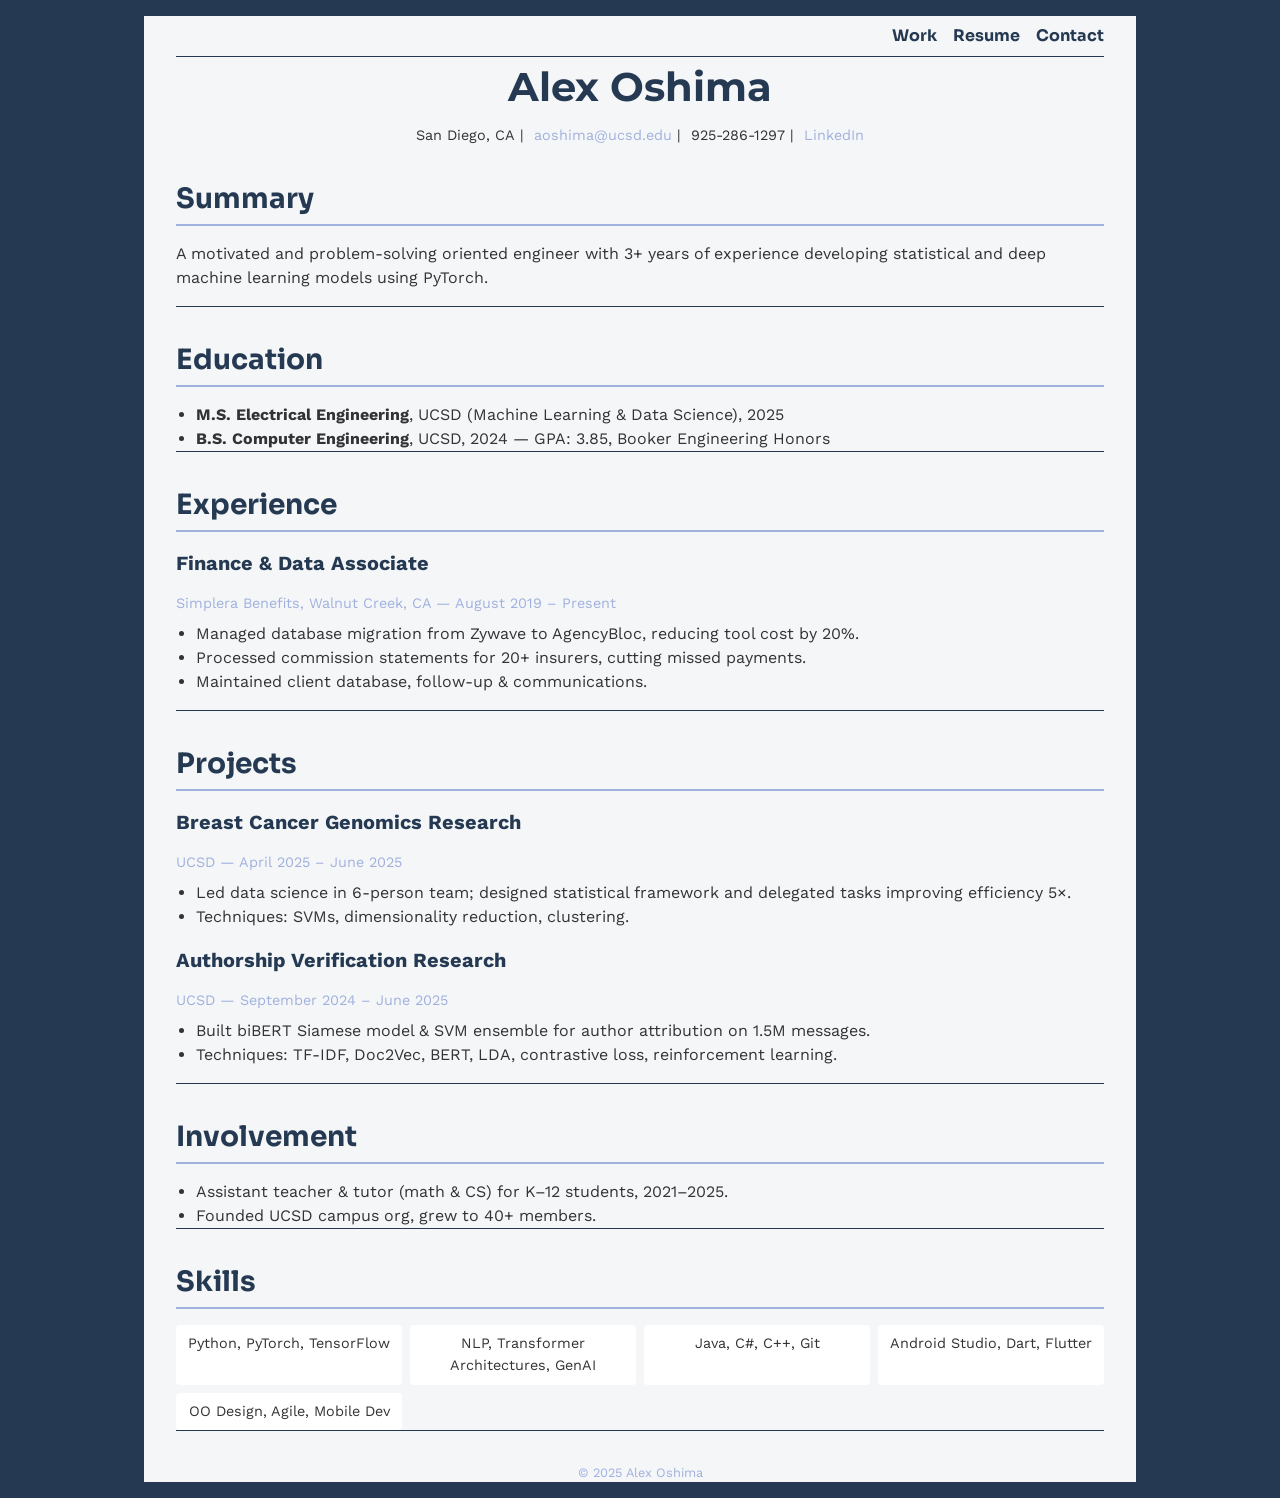
<file: resume.html>
<!DOCTYPE html>
<html lang="en">
<head>
  <meta charset="UTF-8">
  <meta name="viewport" content="width=device-width, initial-scale=1">
  <title>Alex Oshima – Resume</title>
  <link rel="stylesheet" href="resume_style.css">
  <link rel="stylesheet"
        href="https://fonts.googleapis.com/css2?family=Montserrat:wght@700&family=Sora:wght@700&family=Work+Sans:ital,wght@0,400;0,700;1,600&display=swap">
</head>
<body>
    <div class="main-page">

        <header>
            <nav>
                <h1>           </h1>
                <ul>
                <li><a href="#recent-work">Work</a></li>
                <li><a href="resume.html">Resume</a></li>
                <li><a href="#">Contact</a></li>
                </ul>
            </nav>

        </header>
  <header class="header">
    <h1>Alex Oshima</h1>
    <p class="contact">
      San Diego, CA&nbsp;|&nbsp;
      <a href="mailto:aoshima@ucsd.edu">aoshima@ucsd.edu</a>&nbsp;|&nbsp;
      925‑286‑1297&nbsp;|&nbsp;
      <a href="https://linkedin.com/in/alex-oshima-70358a237" target="_blank">LinkedIn</a>
    </p>
  </header>

  <section class="summary">
    <h2>Summary</h2>
    <p>A motivated and problem‑solving oriented engineer with 3+ years of experience developing statistical and deep machine learning models using PyTorch.</p>
  </section>

  <section class="education">
    <h2>Education</h2>
    <ul>
      <li>
        <strong>M.S. Electrical Engineering</strong>, UCSD (Machine Learning & Data Science), 2025
      </li>
      <li>
        <strong>B.S. Computer Engineering</strong>, UCSD, 2024 &mdash; GPA: 3.85, Booker Engineering Honors
      </li>
    </ul>
  </section>

  <section class="experience">
    <h2>Experience</h2>
    <div class="job">
      <h3>Finance &amp; Data Associate</h3>
      <p class="meta">Simplera Benefits, Walnut Creek, CA &mdash; August 2019 – Present</p>
      <ul>
        <li>Managed database migration from Zywave to AgencyBloc, reducing tool cost by 20%.</li>
        <li>Processed commission statements for 20+ insurers, cutting missed payments.</li>
        <li>Maintained client database, follow‑up &amp; communications.</li>
      </ul>
    </div>
  </section>

  <section class="projects">
    <h2>Projects</h2>
    <div class="project">
      <h3>Breast Cancer Genomics Research</h3>
      <p class="meta">UCSD &mdash; April 2025 – June 2025</p>
      <ul>
        <li>Led data science in 6‑person team; designed statistical framework and delegated tasks improving efficiency 5×.</li>
        <li>Techniques: SVMs, dimensionality reduction, clustering.</li>
      </ul>
    </div>
    <div class="project">
      <h3>Authorship Verification Research</h3>
      <p class="meta">UCSD &mdash; September 2024 – June 2025</p>
      <ul>
        <li>Built biBERT Siamese model &amp; SVM ensemble for author attribution on 1.5M messages.</li>
        <li>Techniques: TF‑IDF, Doc2Vec, BERT, LDA, contrastive loss, reinforcement learning.</li>
      </ul>
    </div>
  </section>

  <section class="involvement">
    <h2>Involvement</h2>
    <ul>
      <li>Assistant teacher &amp; tutor (math &amp; CS) for K–12 students, 2021–2025.</li>
      <li>Founded UCSD campus org, grew to 40+ members.</li>
    </ul>
  </section>

  <section class="skills">
    <h2>Skills</h2>
    <ul class="skill-list">
      <li>Python, PyTorch, TensorFlow</li>
      <li>NLP, Transformer Architectures, GenAI</li>
      <li>Java, C#, C++, Git</li>
      <li>Android Studio, Dart, Flutter</li>
      <li>OO Design, Agile, Mobile Dev</li>
    </ul>
  </section>

  <footer class="footer">
    © 2025 Alex Oshima
  </footer>
    </div>
</body>
</html>
</file>
<file: resume_style.css>
/* Variables & Base */
:root {
    --bg: #f4f6f8;
    --paper: #fff;
    --primary: #253a52;
    --accent: #a1b1de;
    --text: #333;
    --section-gap: 2rem;
  }
  
  *,
  *::before,
  *::after {
    box-sizing: border-box;
  }
  
  body {
    margin: 0;
    padding: 1rem;
    font-family: "Work Sans", sans-serif;
    background-color: var(--primary);
    color: var(--text);
    line-height: 1.5;
    max-width: 1024px;
    margin-left: auto;
    margin-right: auto;


  }

  .main-page {
    padding: 0 2rem;
    background-color: var(--bg);
  }

  nav,
section {
  border-block-end: 1px solid var(--primary);
}

header nav {
  display: flex;
  justify-content: space-between;
}

header nav ul {
  padding: 0;
  display: flex;
  align-items: center;
}

header nav li {
  display: inline;
  margin-inline-start: 1rem;
  font-family: "Sora", sans-serif;
  font-weight: 700;
}

header nav li a {
  text-decoration: none;
  color: var(--primary);
}
  
  /* Header */
  .header {
    text-align: center;
    margin-bottom: var(--section-gap);
  }
  
  .header h1 {
    margin: 0;
    font-family: "Montserrat", sans-serif;
    font-size: 2.5rem;
    color: var(--primary);
  }
  
  .header .contact {
    margin-top: 0.5rem;
    font-size: 0.9rem;
  }
  
  .header a {
    color: var(--accent);
    text-decoration: none;
  }
  
  /* Sections */
  section {
    margin-bottom: var(--section-gap);
  }
  
  section h2 {
    font-family: "Sora", sans-serif;
    font-size: 1.75rem;
    color: var(--primary);
    border-bottom: 2px solid var(--accent);
    padding-bottom: 0.25rem;
    margin-bottom: 1rem;
  }
  
  /* Lists and Meta */
  ul {
    margin: 0;
    padding-left: 1.25rem;
  }
  
  .meta {
    font-size: 0.9rem;
    color: var(--accent);
    margin-bottom: 0.5rem;
  }
  
  /* Jobs & Projects */
  .job,
  .project {
    margin-bottom: 1rem;
  }
  
  .job h3,
  .project h3 {
    margin: 0.5rem 0 0.25rem;
    font-size: 1.25rem;
    color: var(--primary);
  }
  
  /* Skills */
  .skill-list {
    display: grid;
    grid-template-columns: repeat(auto-fill, minmax(200px, 1fr));
    gap: 0.5rem;
    list-style: none;
    padding: 0;
  }
  
  .skill-list li {
    background: var(--paper);
    padding: 0.5rem;
    border-radius: 4px;
    text-align: center;
    font-size: 0.9rem;
  }
  
  /* Footer */
  .footer {
    text-align: center;
    font-size: 0.8rem;
    color: var(--accent);
    margin-top: var(--section-gap);
  }
</file>
